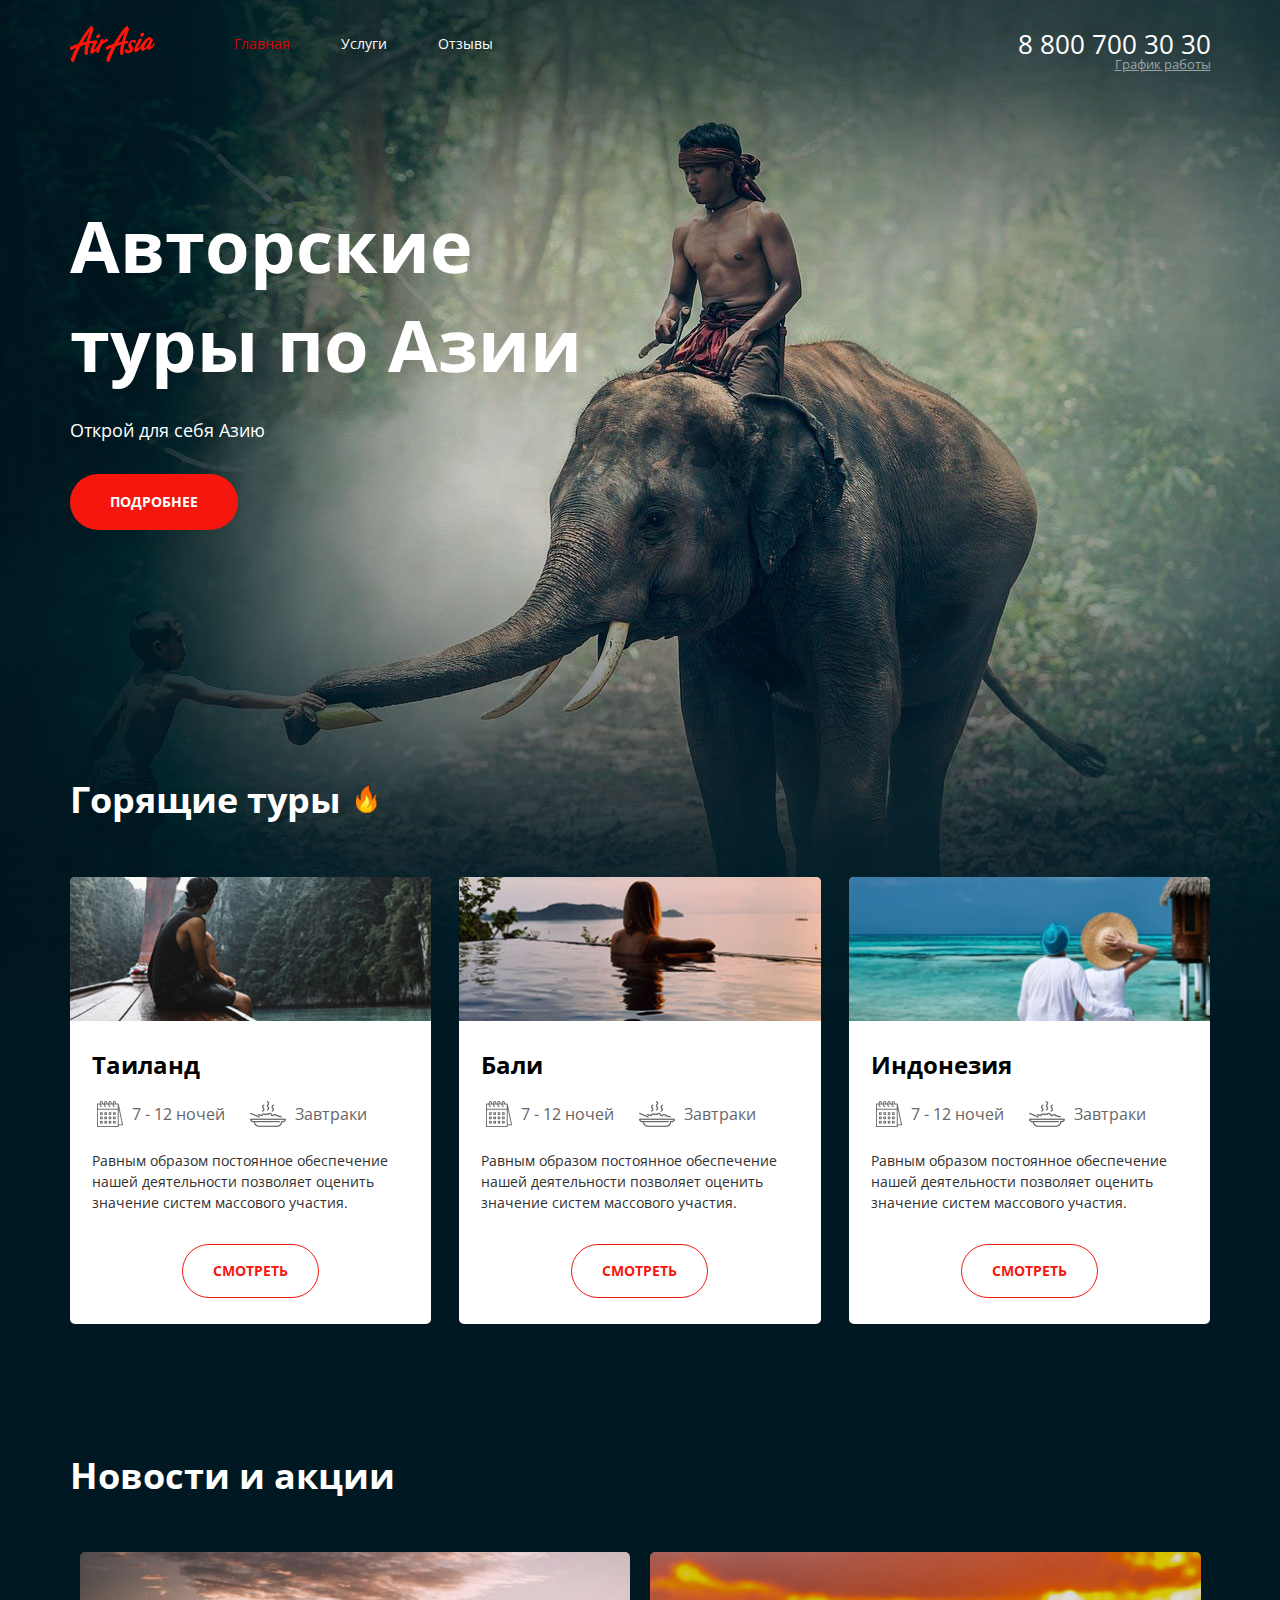
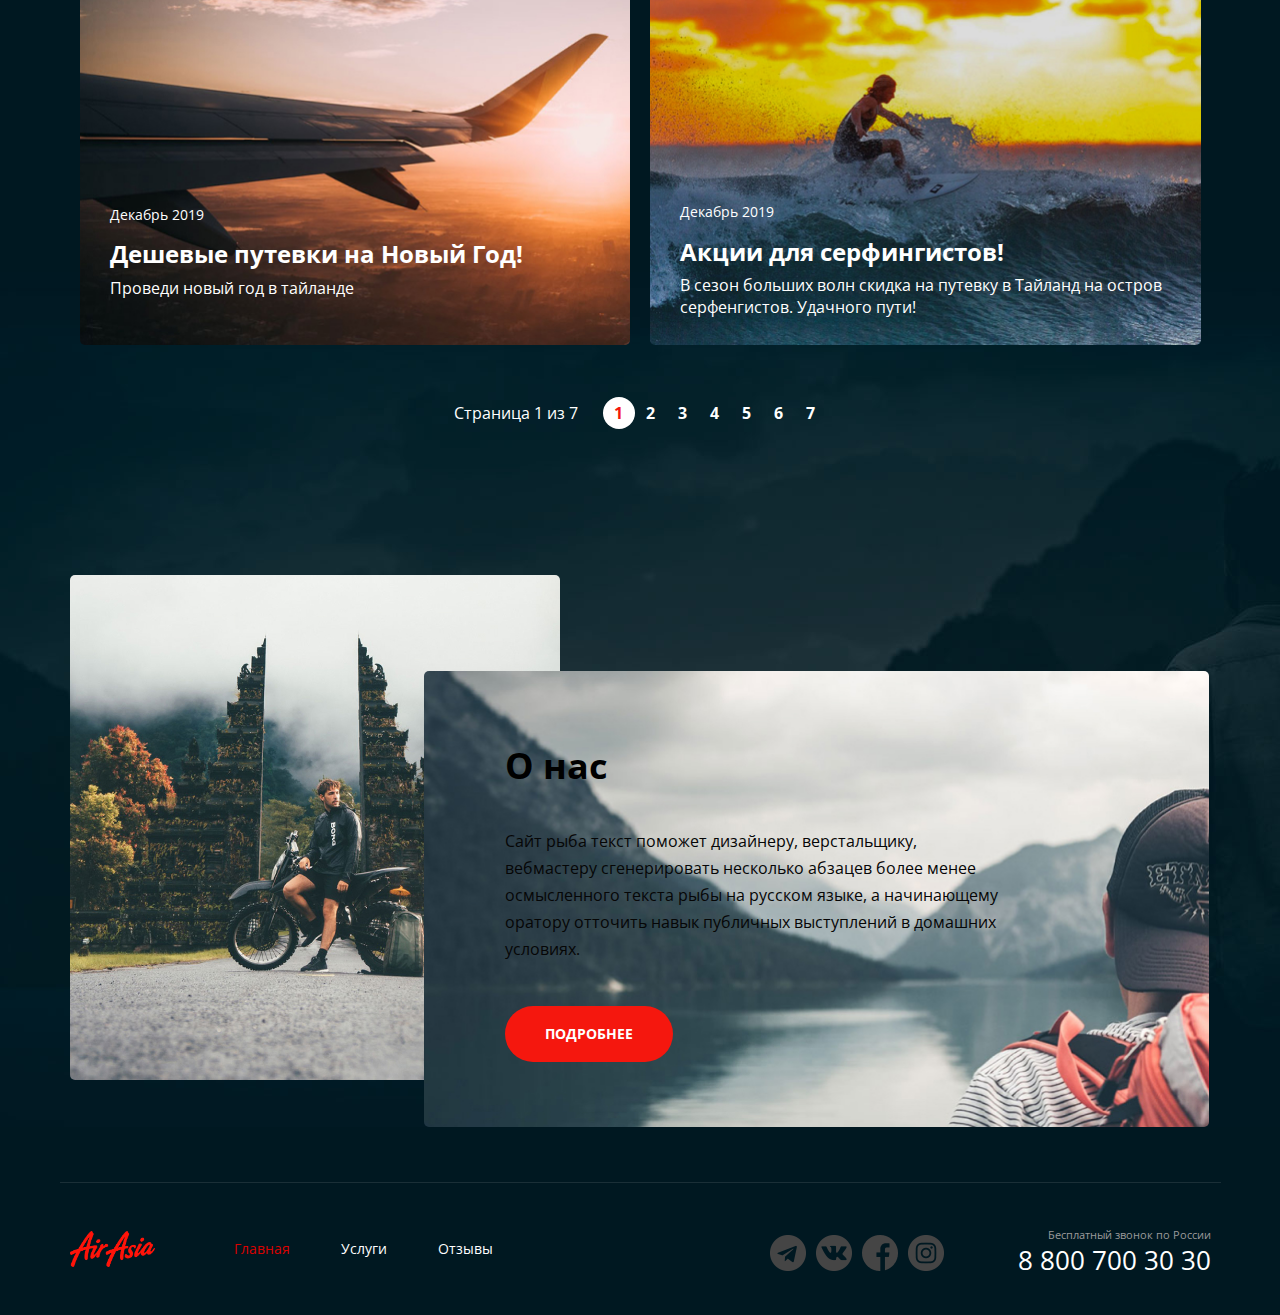
<file: index.html>
<!DOCTYPE html>
<html lang="ru">

  <head>
    <meta charset="UTF-8">
    <meta name="viewport" content="width=device-width, initial-scale=1.0">
    <link href="https://fonts.googleapis.com/css2?family=Open+Sans:wght@400;600;700&display=swap" rel="stylesheet">
    <!-- <link rel="stylesheet" href="./normalize.css" /> -->
    <link rel="stylesheet" href="./main.css" />
    <title>Air Asia | Main Page</title>
  </head>

  <body>
    <div class="wrapper main-page-wrapper">
      <!-- hero -->
      <section class="hero">
      <div class="container hero__container">
        <!-- header -->
        <header class="header">
          <div class="header__col">
            <a href="./welcome.html" class="logo">
              <img src="./img/logo.png" alt="air asia logo" class="logo__img">
            </a>
            <nav class="menu">
              <ul class="menu__list">
                <li class="menu__item menu__item--active">
                  <a href="./index.html" class="menu__link">Главная</a>
                </li>
                <li class="menu__item">
                  <a href="./service.html" class="menu__link">Услуги</a>
                </li>
                <li class="menu__item">
                  <a href="./reviews.html" class="menu__link">Отзывы</a>
                </li>
              </ul>
            </nav>
          </div>
          <div class="header__col header__col--align--right">
            <address class="contacts">
              <a href="tel:+78007003030" class="contacts__phone">8 800 700 30 30</a>
              <div class="dropdown">
                <a href="#" class="contacts__dropdown-title">График работы</a>
                <div class="dropdown__all">
                  <div class="dropdown__triangle--wrappwer">
                    <div class="dropdown__triangle">
                    </div>
                  </div>
                  <ul class="dropdown__menu">
                    <li class="dropdown__item">пн-вс: 09:00 - 20:00</li>
                    <li class="dropdown__item">Обед: 14:00-14:30</li>
                  </ul>
                </div>
              </div>
            </address>
          </div>
          <div class="mobmenu-burger">
            <input class="mobmenu-btn" type="checkbox" id="mobmenu-btn" />
            <label class="mobmenu-icon" for="mobmenu-btn"><span class="navicon"></span></label>
            <ul class="mobmenu">
              <li class="mobmenu__item menu__item--active">
                  <a href="./index.html" class="menu__link">Главная</a>
                </li>
                <li class="mobmenu__item">
                  <a href="./service.html" class="menu__link">Услуги</a>
                </li>
                <li class="mobmenu__item">
                  <a href="./reviews.html" class="menu__link">Отзывы</a>
                </li>
                <li class="mobmenu__item">
                  Контакты:
                  <a href="tel:+78007003030" class="menu__link contacts__phone-mobmenu">8 800 700 30 30</a>
                </li>
                <li class="mobmenu__item">
                  График работы:<br>
                  пн-вс: 09:00 - 20:00<br>
                  Обед: 14:00-14:30
                </li>
            </ul>  
          </div>
          
        </header>
        <!-- hero__content -->
        <div class="hero__content">
          <div class="hero__text-section">
            <h1 class="hero__title">Авторские туры по Азии</h1>
            <h4 class="hero__subtitle">Открой для себя Азию</h4>
            <a href="#" class="btn btn--color--red">Подробнее</a>
          </div>
        </div>
      </div>
      </section>

      <!-- hot-tours -->
      <section class="hot-tours">
      <div class="container">
        <div class="hot-tours__title">
          <h2 class="hot-tours__text">Горящие туры</h2>
          <!-- <div class="hot-tours__icon-wrapper"> -->
          <img src="./img/flame.png" alt="flame.jpg" class="hot-tours__icon">
          <!-- </div> -->
        </div>
        <ul class="hot-tours__list">
          <!-- item -->
          <li class="hot-tours__item">
            <div class="hot-tours__image-wrapper">
              <img src="./img/river-full.jpg" alt="river.jpg" class="hot-tours__image">
            </div>
            <div class="hot-tours__content">
              <div class="hot-tours__content-info">
                <div class="hot-tours__content-title">Таиланд</div>
                <div class="hot-tours__info">
                  <img src="./img/calendar.jpg" alt="calendar.jpg" class="hot-tours__info-image">
                  <div class="hot-tours__dates-meal">7 - 12 ночей</div>
                  <img src="./img/meal.jpg" alt="meal.jpg" class="hot-tours__info-image">
                  <div class="hot-tours__dates-meal">Завтраки</div>
                </div>
              </div>
              <div class="hot-tours__description">
                Равным образом постоянное обеспечение нашей деятельности позволяет оценить значение систем массового
                участия.
              </div>
              <a href="#" class="btn btn--color--white">Смотреть</a>
            </div>
          </li>
          <!-- item -->
          <li class="hot-tours__item">
            <div class="hot-tours__image-wrapper">
              <img src="./img/pool-full.jpg" alt="pool.jpg" class="hot-tours__image">
            </div>
            <div class="hot-tours__content">
              <div class="hot-tours__content-info">
                <div class="hot-tours__content-title">Бали</div>
                <div class="hot-tours__info">
                  <img src="./img/calendar.jpg" alt="calendar.jpg" class="hot-tours__info-image">
                  <div class="hot-tours__dates-meal">7 - 12 ночей</div>
                  <img src="./img/meal.jpg" alt="meal.jpg" class="hot-tours__info-image">
                  <div class="hot-tours__dates-meal">Завтраки</div>
                </div>
              </div>
              <div class="hot-tours__description">
                Равным образом постоянное обеспечение нашей деятельности позволяет оценить значение систем массового
                участия.
              </div>
              <a href="#" class="btn btn--color--white">Смотреть</a>
            </div>
          </li>
          <!-- item -->
          <li class="hot-tours__item">
            <div class="hot-tours__image-wrapper">
              <img src="./img/ocean-full.jpg" alt="ocean.jpg" class="hot-tours__image">
            </div>
            <div class="hot-tours__content">
              <div class="hot-tours__content-info">
                <div class="hot-tours__content-title">Индонезия</div>
                <div class="hot-tours__info">
                  <img src="./img/calendar.jpg" alt="calendar.jpg" class="hot-tours__info-image">
                  <div class="hot-tours__dates-meal">7 - 12 ночей</div>
                  <img src="./img/meal.jpg" alt="meal.jpg" class="hot-tours__info-image">
                  <div class="hot-tours__dates-meal">Завтраки</div>
                </div>
              </div>
              <div class="hot-tours__description">
                Равным образом постоянное обеспечение нашей деятельности позволяет оценить значение систем массового
                участия.
              </div>
              <a href="#" class="btn btn--color--white">Смотреть</a>
            </div>
          </li>
        </ul>
      </div>
      </section>

          <!-- NEWS -->
      <section class="news">
      <div class="container">
        <h2 class="news__title">Новости и акции</h2>
        <ul class="news__list">
          <!-- item -->
          <li class="news__item single-news">
            <img src="./img/plain.jpg" alt="plain.jpg" class="single-news__cover">
            <div class="single-news__text-container">
              <div class="single-news__date">Декабрь 2019</div>
              <div class="single-news__text-title">Дешевые путевки на Новый Год!</div>
              <div class="single-news__text">Проведи новый год в тайланде</div>
            </div>
          </li>
          <!-- item -->
          <li class="news__item single-news">
            <img src="./img/surfer.jpg" alt="surfer.jpg" class="single-news__cover">
            <div class="single-news__text-container">
              <div class="single-news__date">Декабрь 2019</div>
              <div class="single-news__text-title">Акции для серфингистов!</div>
              <div class="single-news__text">В сезон больших волн скидка на путевку в Тайланд на остров серфенгистов.
                Удачного пути!</div>
            </div>
          </li>
        </ul>
        
        <div class="news__paginator-wrapper">
          <div class="news-paginator">
            <div class="news-paginator__display">Страница 1 из 7</div>
            <ul class="news-paginator__list">
              <li class="news-paginator__item news-paginator__item--active"> <a href="#"
                  class="news-paginator__link">1</a></li>
              <li class="news-paginator__item"><a href="#" class="news-paginator__link">2</a></li>
              <li class="news-paginator__item"><a href="#" class="news-paginator__link">3</a></li>
              <li class="news-paginator__item"><a href="#" class="news-paginator__link">4</a></li>
              <li class="news-paginator__item"><a href="#" class="news-paginator__link">5</a></li>
              <li class="news-paginator__item"><a href="#" class="news-paginator__link">6</a></li>
              <li class="news-paginator__item"><a href="#" class="news-paginator__link">7</a></li>
            </ul>
          </div>
        </div>
      </div>
      </section>
    
      <!-- ABOUT -->
      <section class="about">
        <div class="container">
          <!-- у .about__background-layout будут padding сверху и слева и фоновая картинка с мотоциклистом -->
          <div class="about__background-layout">
            <!-- у .about__main-layout будет фоновая картинка озеро и чувак в кепке -->
            <div class="about__main-layout">
              <h2 class="about__title">О нас</h2>
              <div class="about__text">
              <p>
                Сайт рыба текст поможет дизайнеру, верстальщику, вебмастеру сгенерировать несколько абзацев более менее
                осмысленного текста рыбы на русском языке, а начинающему оратору отточить навык публичных выступлений в
                домашних условиях.
              </p>
              </div>
              <a href="#" class="btn btn--color--red">Подробнее</a>
            </div>
          </div>
        </div>
      </section>
  
      
      <!-- footer -->
      <footer class="footer-container">
        <div class="container footer-container__content">
          <div class="footer footer-container__section">
            <div class="footer__col">
              <a href="./welcome.html" class="logo">
                <img src="./img/logo.png" alt="air asia logo" class="logo__img">
              </a>
              <nav class="menu menu__bottom">
                <ul class="menu__list">
                  <li class="menu__item menu__item--active">
                    <a href="./index.html" class="menu__link">Главная</a>
                  </li>
                  <li class="menu__item">
                    <a href="./service.html" class="menu__link">Услуги</a>
                  </li>
                  <li class="menu__item">
                    <a href="./reviews.html" class="menu__link">Отзывы</a>
                  </li>
                </ul>
              </nav>
            </div>
            <div class="footer__col footer__col--align--right">
    
              <!--social media-->
              <ul class="social-media__list">
                <li class="social-media__item social-media__item--icon--telegram">
                  <a href="#" class="social-media__link"></a>
                </li>
                <li class="social-media__item social-media__item--icon--vk">
                  <a href="#" class="social-media__link"></a>
                </li>
                <li class="social-media__item social-media__item--icon--fb">
                  <a href="#" class="social-media__link"></a>
                </li>
                <li class="social-media__item social-media__item--icon--instagram">
                  <a href="#" class="social-media__link"></a>
                </li>
              </ul>
    
              <address class="contacts contacts__bottom">
                <div class="contacts__description">Бесплатный звонок по России</div>
                <a href="tel:+78007003030" class="contacts__phone">8 800 700 30 30</a>
              </address>
    
            </div>
          </div>
        </div>
      </footer>
    </div>  

  </body>

</html>
</file>
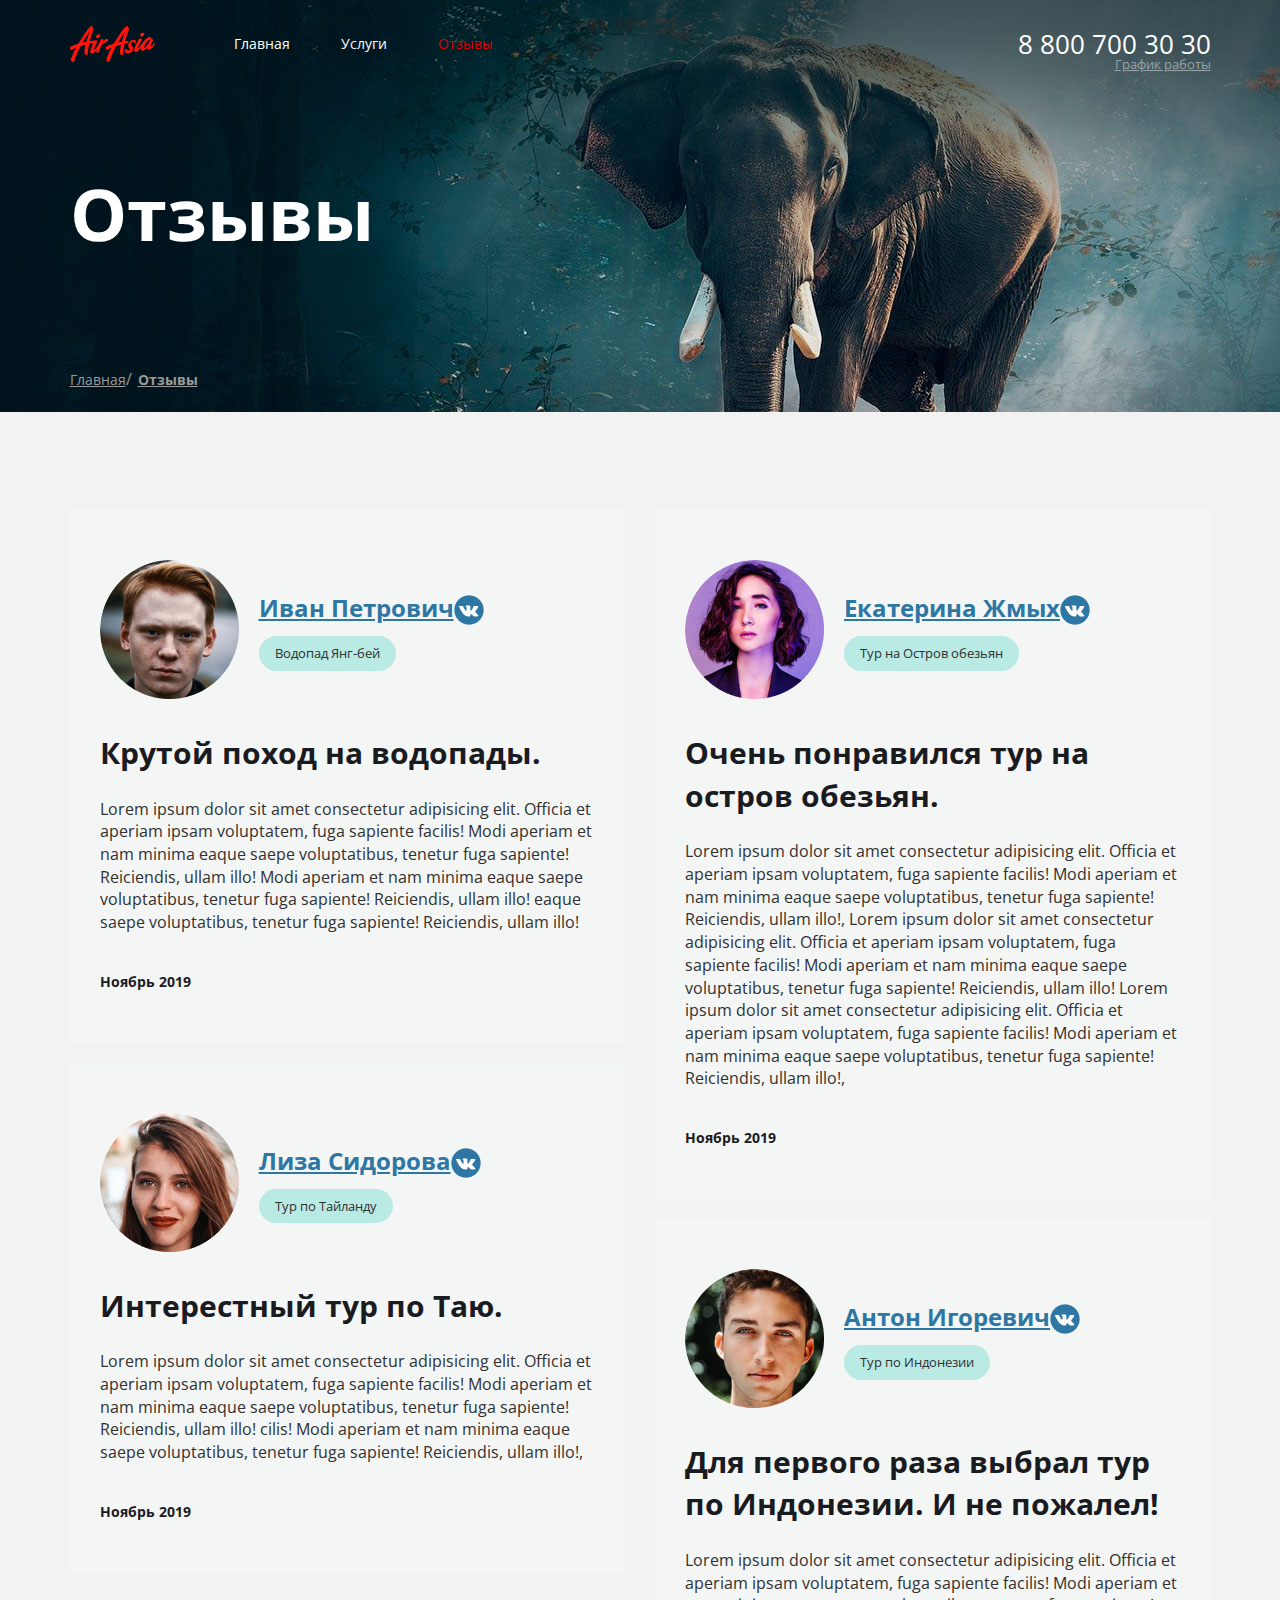
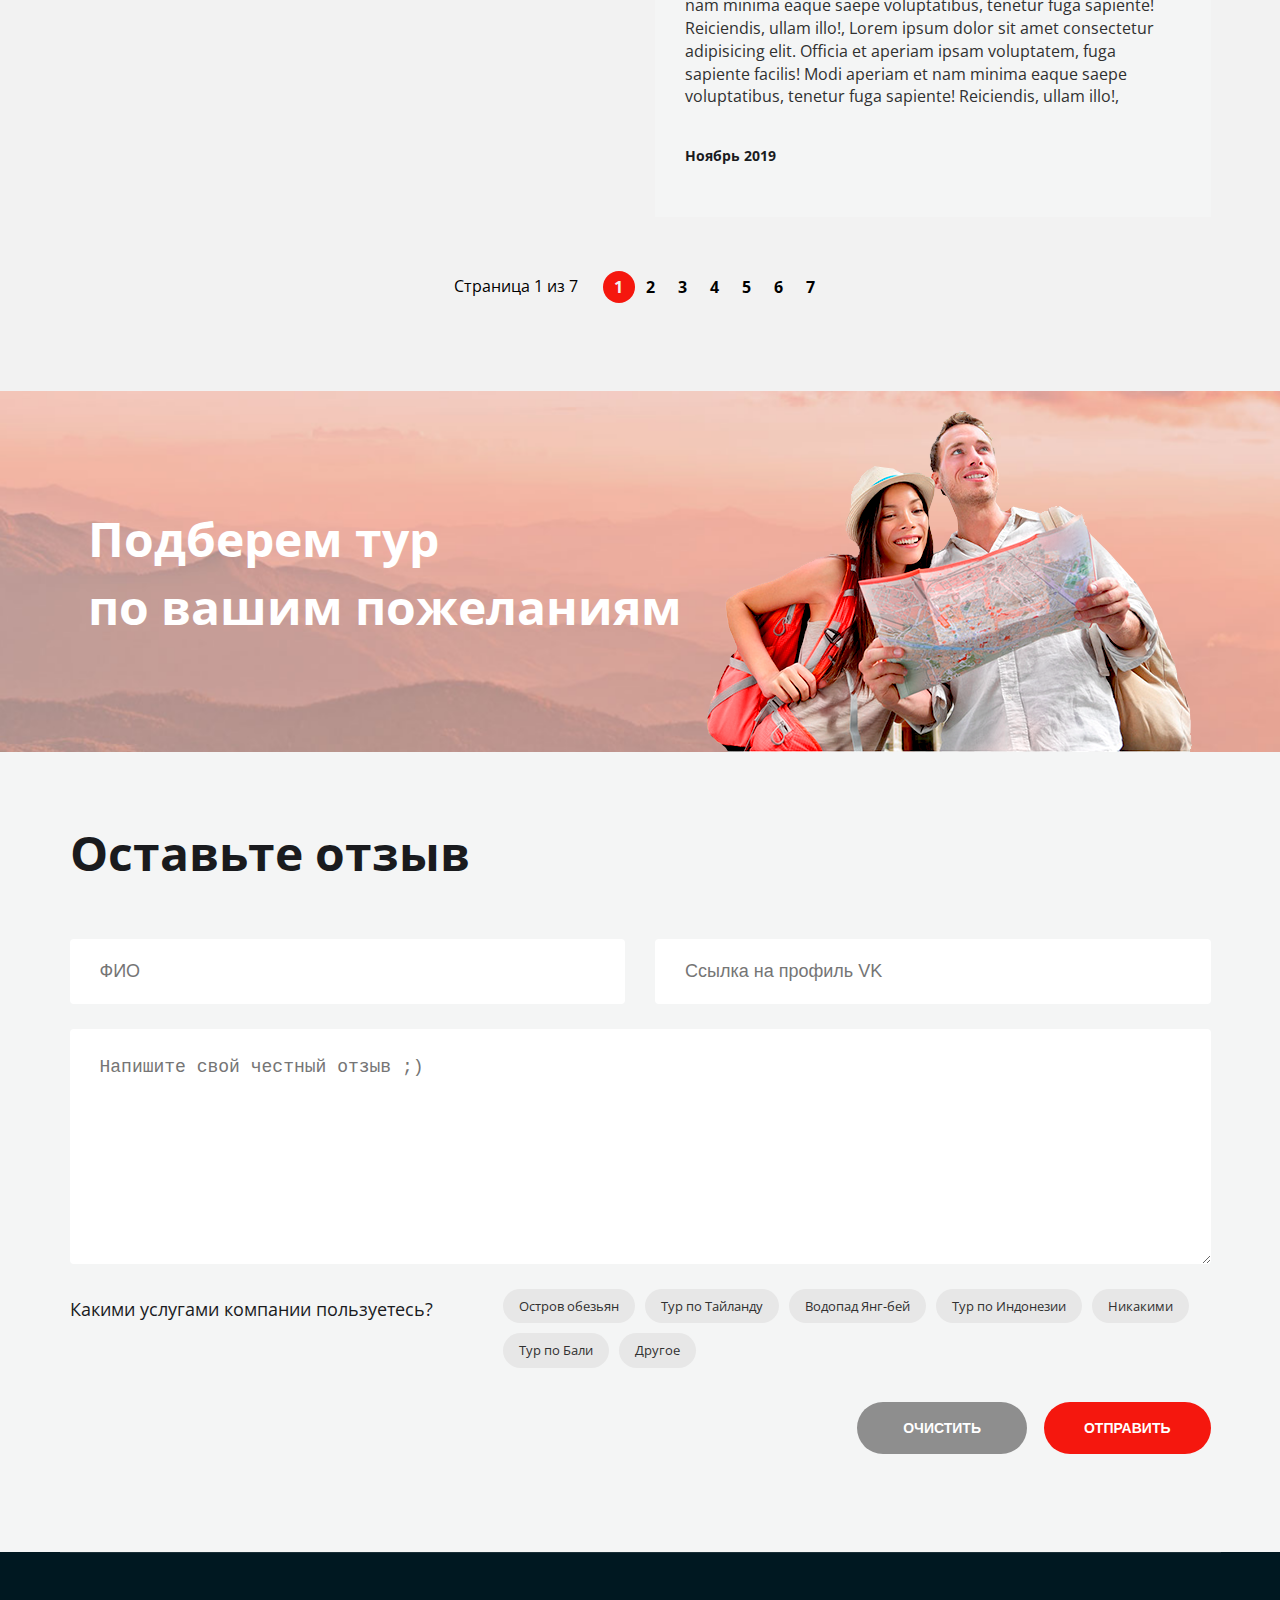
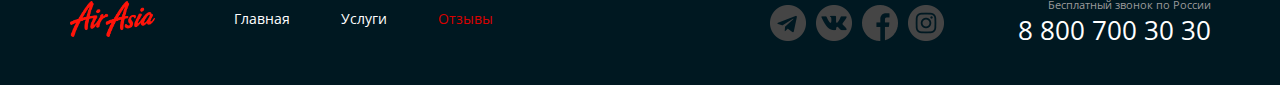
<file: reviews.html>
<!DOCTYPE html>
<html lang="ru">

<head>
  <meta charset="UTF-8">
  <meta name="viewport" content="width=device-width, initial-scale=1.0">
  <link href="https://fonts.googleapis.com/css2?family=Open+Sans:wght@400;600;700&display=swap" rel="stylesheet">
  <!-- <link rel="stylesheet" href="./normalize.css" /> -->
  <link rel="stylesheet" href="./main.css" />
  <title>Air Asia | Reviews</title>
</head>

<body>
  <div class="wrapper">
    <!-- top=line -->
    <section class="top-line">
      <div class="container top-line__container">
        <header class="header">
          <div class="header__col">
            <a href="./welcome.html" class="logo">
              <img src="./img/logo.png" alt="air asia logo" class="logo__img">
            </a>
            <nav class="menu">
              <ul class="menu__list">
                <li class="menu__item">
                  <a href="./index.html" class="menu__link">Главная</a>
                </li>
                <li class="menu__item">
                  <a href="./service.html" class="menu__link">Услуги</a>
                </li>
                <li class="menu__item menu__item--active">
                  <a href="./reviews.html" class="menu__link">Отзывы</a>
                </li>
              </ul>
            </nav>
          </div>
          <div class="header__col header__col--align--right">
            <address class="contacts">
              <a href="tel:+78007003030" class="contacts__phone">8 800 700 30 30</a>
              <div class="dropdown">
                <a href="#" class="contacts__dropdown-title">График работы</a>
                <div class="dropdown__all">
                  <div class="dropdown__triangle--wrappwer">
                    <div class="dropdown__triangle">
                    </div>
                  </div>
                    <ul class="dropdown__menu">
                      <li class="dropdown__item">пн-вс: 09:00 - 20:00</li>
                      <li class="dropdown__item">Обед: 14:00-14:30</li>
                    </ul>
                </div>
              </div>
            </address>
          </div>
          <div class="mobmenu-burger">
            <input class="mobmenu-btn" type="checkbox" id="mobmenu-btn" />
            <label class="mobmenu-icon" for="mobmenu-btn"><span class="navicon"></span></label>
            <ul class="mobmenu">
              <li class="mobmenu__item">
                  <a href="./index.html" class="menu__link">Главная</a>
                </li>
                <li class="mobmenu__item">
                  <a href="./service.html" class="menu__link">Услуги</a>
                </li>
                <li class="mobmenu__item menu__item--active">
                  <a href="./reviews.html" class="menu__link">Отзывы</a>
                </li>
                <li class="mobmenu__item">
                  Контакты:
                  <a href="tel:+78007003030" class="menu__link contacts__phone-mobmenu">8 800 700 30 30</a>
                </li>
                <li class="mobmenu__item">
                  График работы:<br>
                  пн-вс: 09:00 - 20:00<br>
                  Обед: 14:00-14:30
                </li>
            </ul>  
          </div>
        </header>
        <h1 class="page__title">Отзывы</h1>
        <nav class="breadcrumbs">
          <ul class="breadcrumbs__list">
            <li class="breadcrumbs__item">
              <a href="./index.html" class="breadcrumbs__link">Главная </a>
            </li>
            <li class="breadcrumbs__item breadcrumbs__item--active">
              <a href="./reviews.html" class="breadcrumbs__link">Отзывы</a>
            </li>
          </ul>
        </nav>
      </div>
    </section>

    <main class="page-content">
      <div class="container">
        
        <ul class="reviewes">
          <li class="reviewes__item review">
            <div class="review__header">
              <div class="review__photo">
                <div class="avatar">
                  <img src="./img/ivan.png" alt="user" class="avatar__img">
                </div>
              </div>
              <div class="review__userdata">
                <a href="#" class="review__user">Иван Петрович</a>
                 <ul class="review__tags">
                   <li class="review__tag-item tag tag--bg--green">Водопад Янг-бей</li>
                 </ul>
              </div>
            </div>
             <div class="review__content">
               <h3 class="review__title">Крутой поход на водопады.</h3>
               <div class="review__content-text">
                 <p>
                   Lorem ipsum dolor sit amet consectetur adipisicing elit. Officia et aperiam ipsam voluptatem, 
                   fuga sapiente facilis! Modi aperiam et nam minima eaque saepe voluptatibus, tenetur fuga sapiente! 
                   Reiciendis, ullam illo! Modi aperiam et nam minima eaque saepe voluptatibus, tenetur fuga sapiente! 
                   Reiciendis, ullam illo! eaque saepe voluptatibus, tenetur fuga sapiente! 
                   Reiciendis, ullam illo!
                 </p>
               </div>
               <time class="review__date">Ноябрь 2019</time>
             </div>
          </li>
          <li class="reviewes__item review">
            <div class="review__header">
              <div class="review__photo">
                <div class="avatar">
                  <img src="./img/lisa.png" alt="user" class="avatar__img">
                </div>
              </div>
              <div class="review__userdata">
                <a href="#" class="review__user">Лиза Сидорова</a>
                 <ul class="review__tags">
                   <li class="review__tag-item tag tag--bg--green">Тур по Тайланду</li>
                 </ul>
              </div>
            </div>
             <div class="review__content">
               <h3 class="review__title">Интерестный тур по Таю.</h3>
               <div class="review__content-text">
                 <p>
                   Lorem ipsum dolor sit amet consectetur adipisicing elit. Officia et aperiam ipsam voluptatem, 
                   fuga sapiente facilis! Modi aperiam et nam minima eaque saepe voluptatibus, tenetur fuga sapiente! 
                   Reiciendis, ullam illo!
                   cilis! Modi aperiam et nam minima eaque saepe voluptatibus, tenetur fuga sapiente! 
                   Reiciendis, ullam illo!,
                 </p>
               </div>
               <time class="review__date">Ноябрь 2019</time>
             </div>
          </li>
          <li class="reviewes__item review">
            <div class="review__header">
              <div class="review__photo">
                <div class="avatar">
                  <img src="./img/ekaterina.png" alt="user" class="avatar__img">
                </div>
              </div>
              <div class="review__userdata">
                <a href="#" class="review__user">Екатерина Жмых</a>
                 <ul class="review__tags">
                   <li class="review__tag-item tag tag--bg--green">Тур на Остров обезьян</li>
                 </ul>
              </div>
            </div>
             <div class="review__content">
               <h3 class="review__title">Очень понравился тур на остров обезьян.</h3>
               <div class="review__content-text">
                 <p>
                   Lorem ipsum dolor sit amet consectetur adipisicing elit. Officia et aperiam ipsam voluptatem, 
                   fuga sapiente facilis! Modi aperiam et nam minima eaque saepe voluptatibus, tenetur fuga sapiente! 
                   Reiciendis, ullam illo!,
                  Lorem ipsum dolor sit amet consectetur adipisicing elit. Officia et aperiam ipsam voluptatem, 
                  fuga sapiente facilis! Modi aperiam et nam minima eaque saepe voluptatibus, tenetur fuga sapiente! 
                  Reiciendis, ullam illo!
                  Lorem ipsum dolor sit amet consectetur adipisicing elit. Officia et aperiam ipsam voluptatem, 
                  fuga sapiente facilis! Modi aperiam et nam minima eaque saepe voluptatibus, tenetur fuga sapiente! 
                  Reiciendis, ullam illo!,
                </p>
               </div>
               <time class="review__date">Ноябрь 2019</time>
             </div>
          </li>
          <li class="reviewes__item review">
            <div class="review__header">
              <div class="review__photo">
                <div class="avatar">
                  <img src="./img/anton.png" alt="user" class="avatar__img">
                </div>
              </div>
              <div class="review__userdata">
                <a href="#" class="review__user">Антон Игоревич</a>
                 <ul class="review__tags">
                   <li class="review__tag-item tag tag--bg--green">Тур по Индонезии</li>
                 </ul>
              </div>
            </div>
             <div class="review__content">
               <h3 class="review__title">Для первого раза выбрал тур по Индонезии. И не пожалел!</h3>
               <div class="review__content-text">
                 <p>
                   Lorem ipsum dolor sit amet consectetur adipisicing elit. Officia et aperiam ipsam voluptatem, 
                   fuga sapiente facilis! Modi aperiam et nam minima eaque saepe voluptatibus, tenetur fuga sapiente! 
                   Reiciendis, ullam illo!, 
                   Lorem ipsum dolor sit amet consectetur adipisicing elit. Officia et aperiam ipsam voluptatem, 
                   fuga sapiente facilis! Modi aperiam et nam minima eaque saepe voluptatibus, tenetur fuga sapiente! 
                   Reiciendis, ullam illo!,
                 </p>
               </div>
               <time class="review__date">Ноябрь 2019</time>
             </div>
          </li>
        </ul>

        <div class="news__paginator-wrapper">
          <div class="news-paginator news-paginator--theme--dark news-paginator--reviews">
            <div class="news-paginator__display">Страница 1 из 7</div>
            <ul class="news-paginator__list">
              <li class="news-paginator__item news-paginator__item--active"> <a href="#"
                  class="news-paginator__link">1</a></li>
              <li class="news-paginator__item"><a href="#" class="news-paginator__link">2</a></li>
              <li class="news-paginator__item"><a href="#" class="news-paginator__link">3</a></li>
              <li class="news-paginator__item"><a href="#" class="news-paginator__link">4</a></li>
              <li class="news-paginator__item"><a href="#" class="news-paginator__link">5</a></li>
              <li class="news-paginator__item"><a href="#" class="news-paginator__link">6</a></li>
              <li class="news-paginator__item"><a href="#" class="news-paginator__link">7</a></li>
            </ul>
          </div>
        </div>
      </div>
    </main>

    <section class="separator">
      <div class="container">
        <div class="separator__content">
          <h2 class="separator__title">
              Подберем тур
            <p>
              по вашим пожеланиям
            </p>
          </h2>
          <img src="./img/couple.png" alt="couple" class="couple__png">
        </div>
      </div>
    </section>

    <section class="inner-section inner-section--bg--gray">
      <div class="container">
        <h2 class="inner-section__title write-a-review">
           Оставьте отзыв
        </h2>
        <form class="form">
          <div class="form__row">
            <input type="text" placeholder="ФИО" class="form__input form__input-name">
            <input type="text" placeholder="Ссылка на профиль VK" class="form__input">
          </div>
          <div class="form__row">
            <textarea placeholder="Напишите свой честный отзыв ;)" class="form__input form__input-textarea"></textarea>
          </div>
          <div class="form__controls">
            <div class="form--controls-title">
              Какими услугами компании пользуетесь?
            </div>
            <ul class="controls">
              <li class="controls__item">
                <label class="controls__elem">
                  <input type="checkbox" class="controls__checkbox">
                  <div class="tag controls__tag"> Остров обезьян </div>         
                </label>
              </li>
              <li class="controls__item">
                <label class="controls__elem">
                  <input type="checkbox" class="controls__checkbox">
                  <div class="tag controls__tag"> Тур по Тайланду </div>         
                </label>
              </li>
              <li class="controls__item">
                <label class="controls__elem">
                  <input type="checkbox" class="controls__checkbox">
                  <div class="tag controls__tag"> Водопад Янг-бей </div>         
                </label>
              </li>
              <li class="controls__item">
                <label class="controls__elem">
                  <input type="checkbox" class="controls__checkbox">
                  <div class="tag controls__tag"> Тур по Индонезии </div>         
                </label>
              </li>
              <li class="controls__item">
                <label class="controls__elem">
                  <input type="checkbox" class="controls__checkbox">
                  <div class="tag controls__tag"> Никакими </div>         
                </label>
              </li>
              <li class="controls__item">
                <label class="controls__elem">
                  <input type="checkbox" class="controls__checkbox">
                  <div class="tag controls__tag"> Тур по Бали </div>         
                </label>
              </li>
              <li class="controls__item">
                <label class="controls__elem">
                  <input type="checkbox" class="controls__checkbox">
                  <div class="tag controls__tag"> Другое </div>         
                </label>
              </li>
            </ul>
          </div>
          <div class="form__btns">
            <button type="reset" class="btn form__btn btn--color--black">Очистить</button>
            <button type="submit" class="btn form__btn btn--color--red">Отправить</button>
          </div>
        </form>
      </div>
    </section>

    <footer class="footer-container">
      <div class="container footer-container__content">
        <div class="footer footer-container__section">
          <div class="footer__col">
            <a href="./welcome.html" class="logo">
              <img src="./img/logo.png" alt="air asia logo" class="logo__img">
            </a>
            <nav class="menu menu__bottom">
              <ul class="menu__list">
                <li class="menu__item">
                  <a href="./index.html" class="menu__link">Главная</a>
                </li>
                <li class="menu__item">
                  <a href="./service.html" class="menu__link">Услуги</a>
                </li>
                <li class="menu__item menu__item--active">
                  <a href="./reviews.html" class="menu__link">Отзывы</a>
                </li>
              </ul>
            </nav>
          </div>
          <div class="footer__col footer__col--align--right">
  
            <!--social media-->
            <ul class="social-media__list">
              <li class="social-media__item social-media__item--icon--telegram">
                <a href="#" class="social-media__link"></a>
              </li>
              <li class="social-media__item social-media__item--icon--vk">
                <a href="#" class="social-media__link"></a>
              </li>
              <li class="social-media__item social-media__item--icon--fb">
                <a href="#" class="social-media__link"></a>
              </li>
              <li class="social-media__item social-media__item--icon--instagram">
                <a href="#" class="social-media__link"></a>
              </li>
            </ul>
  
            <address class="contacts contacts__bottom">
              <div class="contacts__description">Бесплатный звонок по России</div>
              <a href="tel:+78007003030" class="contacts__phone">8 800 700 30 30</a>
            </address>
  
          </div>
        </div>
      </div>
    </footer>
  </div>
</body>

</html>
</file>
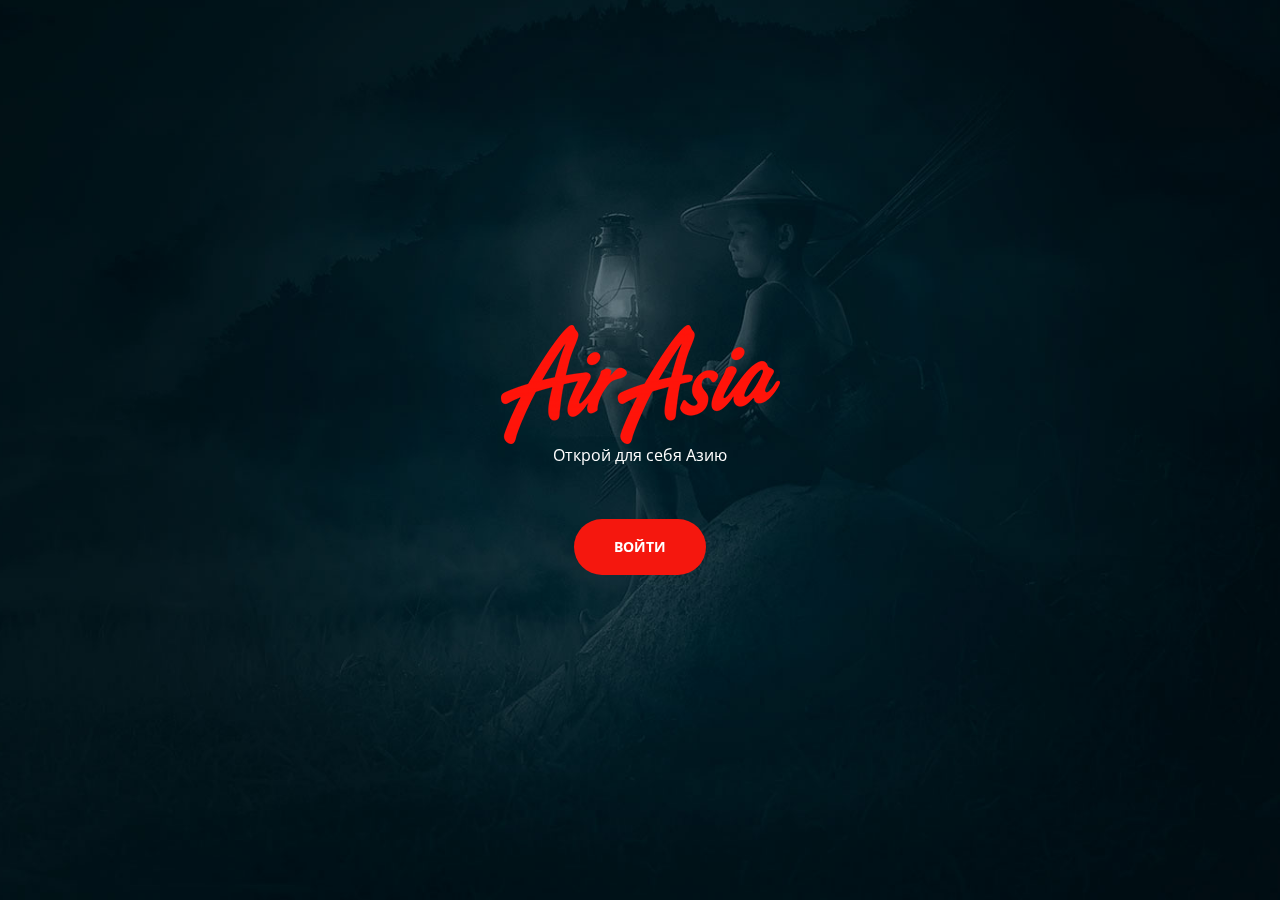
<file: welcome.html>
<!DOCTYPE html>
<html lang="ru">

<head>
  <meta charset="UTF-8">
  <meta name="viewport" content="width=device-width, initial-scale=1.0">
  <link href="https://fonts.googleapis.com/css2?family=Open+Sans:wght@400;600;700&display=swap" rel="stylesheet">
  <!-- <link rel="stylesheet" href="./normalize.css" /> -->
  <link rel="stylesheet" href="./main.css" />
  <title>Air Asia | Welcome Page</title>
</head>

<body>
  <div class="welcome">
    <div class="welcome__container">
      <div class="central">
        <img src="./img/logo.png" alt="logo" class="central__logo">
        <h4 class="central__title">Открой для себя Азию</h4>
        <a href="./index.html" class="btn btn--color--red">Войти</a>
      </div>
    </div>
  </div>
</body>

</html>
</file>
<file: main.css>
/* Другой вариант подключения шрифтов */
/* @import url('https://fonts.googleapis.com/css2?family=Open+Sans:wght@400;600;700&display=swap'); */

html {
    height: 100%;
}
    
body {
    font-family: "Open Sans", Helvetica, sans-serif;
    color: #FFFFFF;
    font-size: 16px;
    line-height: 1.42;
    background: #001821;
    -webkit-font-smoothing: antialiased;
    -moz-font-smoothing: grayscale;
    padding: 0;
    margin: 0;  
    height: 100%;  
}

a {
    color: inherit;
    display: block;
}

ul {
    margin: 0;
    padding: 0;
}

ul li {
    list-style: none;
}

h1, h2, h3, h4, h5, h6 {
    margin: 0;
    font-weight: normal;
}

p {
    margin-top: 0%;
}

img {
    display: block;
    max-width: 100%;
}

* {
    box-sizing: border-box;
}

/* .main-page-wrapper { */
    /* background: url("./img/elephant.png") center top no-repeat, url("./img/men.png") center bottom 182px no-repeat; */
/* } */

button {
    background: transparent;
    border: none;
    cursor: pointer;
}

.wrapper {
    display: flex;
    flex-direction: column;
    min-height: 100%;
    overflow: hidden;
    /* min-width: 672px; */
}

.container {
    margin: 0px auto;
    max-width: 1141px;
    padding: 0px 10px;
    box-sizing: content-box;
}

.hero__container {
    display: flex;
    flex-direction: column;
    justify-content: space-between;
    min-height: 530px;
}

@media (max-width: 1024px) {
    .hero__container {
        min-height: 430px;
    }
} 

@media (max-width: 520px) {
    .hero__container {
        min-height: 330px;
    }
} 

.header {
    padding-top: 26px; 
    margin-bottom: 30px;
    display: flex;
    /* display: block; */
    justify-content: space-between;
    align-items: flex-start;
    max-height: 65px;
    z-index: 10;
}

.header__col {
    display: flex;
    /* display: block; */
    clear: none;
    float: left;
    align-items: center;
}

/* .header__col--align--right {
    justify-content: flex-end;
} */

.logo {
    top: 29px;
    left: 0;
    min-width: 85px;
    height: 36px;
    /* margin-right: 79px; */
}

.logo__img {
    width: 85px;
    height: 36px;
}

.menu {
    margin: 0 0 0 79px;
    max-width: 351px;
}

@media (max-width: 719px) {
    .menu {
        margin: 0 0 0 50px;
    }
}

@media (max-width: 547px) {
    .menu {
        margin: 0 0 0 30px;
    }
}

@media (max-width: 483px) {
    .menu {
        margin: 0 0 0 15px;
    }
}

@media (max-width: 424px) {
    .menu {
        margin: 0 0 0 36px;
    }
}

@media (max-width: 345px) {
    .menu {
        margin: 0 0 0 18px;
    }
}

.menu__list {
    display: flex;
    justify-content: space-between;
    flex-wrap: wrap;
}

@media (max-width: 424px) {
    .menu__list {
        flex-direction: column;
    }
}

.menu__item {
    /* display: inline-block; */
    /* vertical-align: middle; */
    margin-right: 51px;
}

@media (max-width: 654px) {
    .menu__item {
        margin-right: 30px;
    }
}

@media (max-width: 547px) {
    .menu__item {
        margin-right: 15px;
    }
}

@media (max-width: 483px) {
    .menu__item {
        margin-right: 10px;
    }
}

.menu__item--active {
    color:#DA0100;
}

/* .menu__item:last-child {
    margin-right: 0;
} */

.menu__link {
    font-size: 14px;
    text-decoration: none;  
}

/* @media (max-width: 479px) {
    .menu__link {
        font-size: 16px;
    }
} */

.menu__link:hover {
    color:#DA0100;
    transition: 0.8s;
}

.contacts {
    display: flex;
    flex-direction: column;
    font-style:normal;
    text-align: right;
    min-width: 192px;
}

@media (max-width: 591px) {
    .contacts {
        min-width: 148px;
    }
}

@media (max-width: 483px) {
    .contacts {
        min-width: 120px;
    }
}

.contacts__phone {
    text-decoration: none;
    font-size: 26px;
    margin-bottom: -8px;
}

@media (max-width: 719px) {
    .contacts__phone {
        font-size: 22px;
    }
}    

@media (max-width: 591px) {
    .contacts__phone {
        font-size: 20px;
    }
}

@media (max-width: 483px) {
    .contacts__phone {
        font-size: 16px;
    }
}

.contacts__dropdown-title {
    font-size: 13px;
    text-decoration: underline;
    color: #98A4A8;
}

.contacts__description {
    color: #9A9A9A;
    font-size: 11px;
}

.dropdown {
    position: relative;
    display: inline-block;
}

.dropdown:hover .contacts__dropdown-title {
    color: #FFFFFF;
}

.dropdown:hover .dropdown__all {
    right: 0;
    opacity: 0.8;
}

.dropdown__all {
    position: absolute;
    display: flex;
    flex-direction: column;
    width: 158px;
    height: 76px;
    /* margin-left: 32px; */
    top: 100%;
    right: -99999px;
    opacity: 0;
    transition: opacity 0.8s;
}

.dropdown__triangle {
    border: 8px solid transparent;
    width: 0;
    height: 0;
    border-bottom-color: #CDD1D2;
    border-top-width: 0;
    border-left-width: 11px;
    border-right-width: 11px;
    margin-left: 127px;
}

.dropdown__menu {
    background: #CDD1D2;
    display: flex;
    flex-direction: column;
    border-radius: 5px;
    padding: 12px 17px;
    font-size: 13px;
    font-weight: bold;
    line-height: 21px;
    align-items:flex-start;
    color: #1E1F20;
}
/* ------------------------------------------------------------------------------------------------- */
/*  -- BURGER MENU 2 -- */
  
  .mobmenu-burger {
    display: block;
    z-index: 3;
    clear: none;
    }

  .mobmenu-burger ul {
    margin: 0;
    padding: 0;
    list-style: none;
    overflow: hidden;
    background: #001821;
    opacity: 0.9;
  }

  .mobmenu-burger li {
    display: block;
    padding: 8px 8px;
    /* border-bottom: 0.5px solid #fff;; */
    text-decoration: none;
    font-size: 14px;
  }

  .mobmenu-burger li:nth-child(3) {
    border-bottom: 0.2px solid #CDD1D2;
  }

  .mobmenu-burger .mobmenu {
    clear: both;
    max-height: 0;
    transition: max-height .5s ease-out;
  }
  
  /* menu icon */
  
  .mobmenu-burger .mobmenu-icon {
    cursor: pointer;
    display: inline-block;
    object-position: right;
    float: right;
    padding: 18px 10px 20px 10px;
    position: relative;
    user-select: none;
  }
  
  .mobmenu-burger .mobmenu-icon .navicon {
    background: #fff;
    display: block;
    height: 2px;
    position: relative;
    transition: background .2s ease-out;
    width: 22px;
    border-radius: 3px;
  }
  
  .mobmenu-burger .mobmenu-icon .navicon:before,
  .mobmenu-burger .mobmenu-icon .navicon:after {
    background: #fff;
    content: '';
    display: block;
    height: 100%;
    position: absolute;
    transition: all .2s ease-out;
    width: 100%;
    border-radius: 3px;
  }
  
  .mobmenu-burger .mobmenu-icon .navicon:before {
    top: 6px;
  }
  
  .mobmenu-burger .mobmenu-icon .navicon:after {
    top: -6px;
  }

/* mobmenu btn */

  .mobmenu-burger .mobmenu-btn {
    display: none;
  }

  .mobmenu-burger .mobmenu-btn:checked ~ .mobmenu {
    max-height: 253px;
  }
  
  .mobmenu-burger .mobmenu-btn:checked ~ .mobmenu-icon .navicon {
    background: transparent;
  }
  
  .mobmenu-burger .mobmenu-btn:checked ~ .mobmenu-icon .navicon:before {
    transform: rotate(-45deg);
  }
  
  .mobmenu-burger .mobmenu-btn:checked ~ .mobmenu-icon .navicon:after {
    transform: rotate(45deg);
  }
  
  .mobmenu-burger .mobmenu-btn:checked ~ .mobmenu-icon:not(.steps) .navicon:before,
  .mobmenu-burger .mobmenu-btn:checked ~ .mobmenu-icon:not(.steps) .navicon:after {
    top: 0;
  }

  @media (min-width: 426px) {
    .mobmenu-burger {
        display: none;
    }
  }

  @media (max-width: 425px) {
    .header {
        display: block;
        /* max-height: 65px; */
    }
    
    .header__col {
        display: block;
        /* clear: none; */
        float: left;
        /* align-items: center; */
    }
  }

.hero {
    background: url("./img/elephant.png") center top no-repeat; 
    /* center top no-repeat; */
    padding-bottom: 469px;
}

@media (max-width: 1024px) {
    .hero {
        background: url("./img/elephant.png") center top / cover no-repeat; 
    }
}

.hero__text-section {
    width: 51%;
    /* margin-bottom: 251px; */
}

.hero__title {
    font-size: 72px;
    font-weight: bold;
    line-height: 137%;
    margin-bottom: 24px;
}

@media (max-width: 1024px) {
    .hero__title {
        font-size: 50px;
        max-width: 400px;
    }
}

@media (max-width: 728px) {
    .hero__title {
        line-height: 118%;
    }
}

@media (max-width: 519px) {
    .hero__title {
        font-size: 40px;
    }
}
    
.hero__subtitle {
    font-size: 18px;
    font-style: normal;
    margin-bottom: 31px;
}


@media (max-width: 425px) {
    .hero__title {
        font-size: 36px;
    }
    .hero__subtitle {
        font-size: 14px;
        margin-bottom: 20px;
    }
    .menu__list {
        display: none;
    }
    .header__col--align--right {
        display: none;
    }
    /* .mobmenu-trigger {
        display: block;
    } */
}

@media (max-width: 345px) {
    .hero__container {
        min-height: 300px;
    }
    .hero__title {
        font-size: 30px;
        margin-bottom: 10px;
    }
    .hero__subtitle {
        font-size: 14px;
        margin-bottom: 16px;
    }
}

.btn {
    display: inline-block;
    background: #F5170E;
    border-radius: 35px;
    padding: 18px 40px;
    color: #FFFFFF;
    font-weight: bold;
    font-size: 14px;
    text-transform: uppercase;
    text-decoration: none;
    margin-top: auto;
    position: relative;
}

/* .btn--color--red:after {
    display: block;
    position: absolute;
    content: "Подробнее";
    background:#DA0100;
    box-shadow: 0px 2px 4px 0px #DA01004D;
    top: 50%;
    left: 50%;
    transform: translate(-50%, -50%);
    padding: 18px 40px;
    border-radius: 35px;
    transition: 1.5s;
    opacity: 0;
} */

.btn--color--red:hover {
    background:#DA0100;
    box-shadow: 0px 2px 4px 0px #DA01004D;
    transition: 0.8s;
 }

.btn--color--white {
    background:#FFFFFF;
    border: 1px solid #F5170E;
    padding: 16px 30px;
    color: #F5170E;
}

.btn--color--white:hover {
    background: #F5170E;
    box-shadow: 0px 2px 4px 0px #DA01004D;
    color: #FFFFFF;
    transition: 0.8s;
}

.btn--color--black {
    background: #8E8E8E;
    padding: 18px 46px;
}

.btn--color--black:hover {
    background: #2B2B2B;
    transition: 0.8s;
}
/* --------------------------------------------------------------------------------------------------- */

/* -- HOT TOURS -- */

.hot-tours {
    margin-bottom:126px;
    margin-top: -217px;
}

@media (max-width: 1024px) {
    .hot-tours {
        margin-top: -320px;
        margin-bottom: 60px;
    }
}

.hot-tours__title {
    height: 36px;
    display: flex;
    justify-content: start;
    align-items: baseline;
    margin-bottom: 59px;
}

.hot-tours__text {
    font-size: 36px;
    font-weight: bold;
    line-height: 100%;
    margin-right: 15px;
}

/* .hot-tours__icon {
    height: 28px;
} */

.hot-tours__list {
    display: flex;
    flex-wrap: wrap;
    justify-content: space-between;
}

.hot-tours__item {
    min-height: 447px;
    background: #FFFFFF;
    border-radius: 5px;
    width: calc(100% / 3 - 19px);
    overflow: hidden;
    display: flex;
    flex-direction: column;
}

/* .hot-tours__item:last-child {
    margin-right: 0;
} */

.hot-tours__image-wrapper {
    position: relative;
    min-height: 144px;
    margin-bottom: 1px;
}

.hot-tours__image {
    position: absolute;
    display: block;
    width: 100%;
    height: 100%;
    object-fit: cover;
}

.hot-tours__content {
    padding: 26px 22px;
    display: flex;
    flex: 1;
    flex-direction: column;
    justify-content: space-between;
    align-items: flex-start;
    min-height: 296px;
}

.btn--color--white:nth-child(3) {
    align-self: center;
}

.hot-tours__content-title {
    font-size: 24px;
    font-weight: bold;
    color: #000000;
    margin-bottom: 19px; 
}

.hot-tours__info {
    margin-bottom: 23px;
}

.hot-tours__info-image {
    display:inline-block;
    vertical-align: middle;
    margin-left: 5px;
    margin-right: 5px;
}

.hot-tours__dates-meal { 
    display: inline-block;
    vertical-align: middle;
    font-size: 16px;
    color: #666666;
    margin-right: 16px;
}



.hot-tours__description {
    font-size: 14px;
    line-height: 21px;
    color: #303030;
    margin-bottom: 19px; 
}

@media (max-width: 1086px) and (min-width: 532px) {
    .hot-tours__title {
        justify-content: center;
    }
    .hot-tours__list {
        flex-direction: column;
        /* justify-content: space-evenly; */
    }
    .hot-tours__image-wrapper {
        min-height: 144px;
        margin-bottom: 0px;
    }
    .hot-tours__image {
        height: 100%;
        object-fit: cover;
    }
    .hot-tours__item {
        flex-direction: row;
        width: auto;
        min-height: 144px;
        margin:0px 10px 24px 10px;
    }
    .hot-tours__content-info {
        display: flex;
        flex-direction: column;
    }
    .hot-tours__content-title {
        margin-bottom: 10px;
    }

    .hot-tours__info {
        display: flex;
        flex-wrap: wrap;
        min-width: 160px;
        margin-bottom: 8px;
    }
    .hot-tours__info-image {
        margin-bottom: 6px;
    }
    .hot-tours__description {
        min-width: 177px;
    }
    .hot-tours__content {
        padding: 10px 10px;
        justify-content: space-between;
        align-items: flex-start;
        min-height: 144px;
    }
    .btn--color--white {
        margin-top: 0;
    }
    
    .hot-tours__image {
        position: initial;
    }
}

@media (max-width: 767px) and (min-width: 532px) {
    .hot-tours__item:nth-child(3) .hot-tours__image {
        object-position: right;
    }
    .hot-tours__content {
        min-width: 300px;
    }

    /* .hot-tours__item {
        flex-wrap: wrap;
        flex-direction: row;
        width: auto;
        min-height: 300px;
        margin:0px 19px 24px 19px;
} */
}

@media (max-width: 531px) {
    .hot-tours__title {
        justify-content: center;
        margin-bottom: 28px;
    }
    .hot-tours__list {
        flex-direction: column;
        align-items: center;
    }
    .hot-tours__item {
        width: auto;
        max-width: 361px;
        margin: 0px 0px 24px 0px;
        min-height: 408px;
    }
    .hot-tours__info {
        margin: 0 0 15px;
    }
    .hot-tours__content {
        justify-content: flex-start;
        padding: 22px 22px;
        min-height: 200px;
    }
    .hot-tours__content-title {
        margin: 0 0 15px;
    }
    .hot-tours__description {
        margin: 0 0 15px;
    }
    .btn--color--white {
        margin-top: 0;
    }
}

@media (max-width: 424px) {
    .hot-tours__text {
        font-size: 32px;
    }
}

@media (max-width: 345px) {
    .hot-tours__text {
        font-size: 28px;
    }
}

@media (max-width: 358px) {
    .hot-tours__item {
        min-width: 300px;
        margin: 0px 0px 24px 0px;
    }
    .hot-tours__title {
        justify-content: center;
        margin-bottom: 26Fpx;
    }
    .hot-tours__dates-meal { 
        font-size: 14px;
        margin-right: 8px;
    }
    .hot-tours__image-wrapper {
        min-height: 120px;
    }
    .btn--color--white {
        margin-top: 0;
    }
}

/* ------------------------------------------------------------- */

/* -- NEWS -- */

.news {
    margin-bottom: 146px;
    z-index: 1;
}

.news__title {
    font-size: 36px;
    font-weight: bold;
    left: 3px;
    margin-bottom: 51px;
}

.news__list {
    display: flex;
    flex-wrap: wrap;
    justify-content: space-between;
    margin-bottom: 52px;
}

.news__item {
    min-height: 393px;
    vertical-align: top;
    /* width: 557px; */
    margin: 0 10px 0 10px;
    flex: 1;
}

.single-news {
    position: relative;
    border-radius: 5px;
    overflow: hidden;
}
/* .news__item:last-child {
    margin-right: 0;
} */

.single-news__cover {
    position: absolute;
    display: block;
    width: 100%;
    height: 100%;
    object-fit: cover;
}

.single-news__text-container {
    position: absolute;
    left: 0;
    right: 0;
    bottom: 0;
    padding: 26px 30px;
    min-height: 166px;
}

.single-news__date {
    font-size: 14px;
    margin-bottom: 12.5px;
}

.single-news__text-title {
    font-size: 24px;
    font-weight: bold;
    margin-bottom: 5px;
}

.single-news__text {
    font-size: 16px;
}

.news-paginator {
    display: flex;
    justify-content: center;
    align-items: center;
    flex-wrap: wrap-reverse;
}

/* .news-paginator__display, .news-paginator__list {
    display: inline-block;
    vertical-align: middle;
} */

.news-paginator__display {
    margin-right: 25px;
}

.news-paginator--theme--dark {
    color:#000000;
}


/* .news-paginator__item {
    display: inline-block;
    vertical-align: middle;
} */
.news-paginator__list {
    display: flex;
    align-items: center;
} 

.news-paginator__item {
    text-align: center;
}

.news-paginator__link {
    display: block;
    width: 32px;
    height: 32px;
    border-radius: 50%;
    position:relative;
    text-decoration: none;
    font-weight: bold;
    line-height: 32px;
}

.news-paginator__item--active .news-paginator__link {
    background: #FFFFFF;
    color:#F5170E;
}

.news-paginator__link:hover {
    background: #FFFFFF;
    color:#F5170E;
    transition: 0.5s;
}

.news-paginator--theme--dark .news-paginator__item--active .news-paginator__link {
    color:#F2F2F2;
    background: #F5170E;
}

.news-paginator--theme--dark .news-paginator__link:hover {
    color:#F2F2F2;
    background: #F5170E;
    transition: 0.5s;
}

@media (max-width: 1086px) {
    .news__title {
        text-align: center;
        margin: 0 0 30px;
    }
    .news__list {
        justify-content: center;
    }
    .news__item {
        margin: 0 8px 30px 8px;
    }
    .single-news {
        min-width: 359px;
        max-width: 559px;
    }
    /* .single-news__cover:nth-child(1) {
        object-position: right;
    } */

    /* .single-news__cover {
        object-fit:none;
    } */
}

/* @media (max-width: 768px) {
    .news__list {
        flex-direction: column;
        align-items: center;
        justify-content: flex-start;
    }
} */
/* @media (max-width: 640px) {
    .single-news {
        min-width: 400px;
    }
} */


@media (max-width: 425px) {
    .news__title {
        margin-bottom: 20px;
    }
    .news__list {
        margin-bottom: 20px;
    }
    .news__item {
        min-height: 300px;
        min-width: 300px;
    }
    .single-news__cover {
        opacity: 0.6;
    }
}

@media (max-width: 424px) {
    .news__title {
        font-size: 32px;
    }
}

@media (max-width: 345px) {
    .news__title {
        font-size: 28px;
    }
}
@media (max-width: 393px) {
    .news__list {
        margin-bottom: 10px;
       }
    .news__item {
        min-height: 260px;
        margin: 0 0 20px 0; 
    }
    .news-paginator__display {
        margin-right: 8px;
    }
    
}
/* ------------------------------------------------------------------------------------------------- */

/* -- ABOUT -- */

.about {
    background: url("./img/men.png") center top no-repeat;
    margin-top: -303px;
    margin-bottom: 55px;
    padding-top: 303px;
}

.about__background-layout:before {
    content: "";
    display: block;
    /* vertical-align: top; */
    width: 490px;
    height: 505px;
    border-radius: 5px;
    background: url("./img/gates.jpg") center center / cover no-repeat;
}

.about__background-layout {
    display: flex;
}

.about__main-layout {
    background: url("./img/mountains.jpg") center right / cover no-repeat;
    padding: 69px 200px 65px 81px;
    /* display: inline-block;
    vertical-align: top; */
    max-width: 785px;
    border-radius: 5px;
    margin-left: -136px;
    margin-top: 96px;
}

.about__title {
    font-size: 36px;
    font-weight: bold;
    margin-bottom: 37px;
    color: #000;
}
.about__text {
    color: #060606;
    margin-bottom: 43px;
    line-height: 27px;
}

.about__text p {
    margin-bottom: 20px;
}

.about__text p:last-child {
    margin-bottom: 0;
}
@media (max-width: 1086px) {
    .about {
        margin-top: -350px;
        padding-top: 303px;
    }
    .about__background-layout::before {
        display: none;
    }
    .about__background-layout {
        justify-content: center;
    }
    .about__main-layout {
        max-width: 885px;
        margin: 0 8px 0 8px;
    }
}
@media (max-width: 726px) {
    .about__main-layout {
        padding: 69px 120px 65px 70px;
    }
}
@media (max-width: 686px) {
    .about__title {
        margin: 0 0 20px 0;
    }
    .about__main-layout {
        padding: 69px 120px 65px 50px;
    }
}
@media (max-width: 615px) {
    .about__main-layout {
        background: url("./img/mountains.jpg") center center / cover no-repeat;
    }
    .about__title {
        margin: 0 0 10px 0;
    }
    .about__main-layout {
        padding: 40px 120px 40px 40px;
    }
}
@media (max-width: 425px) {
    .about__main-layout {
        padding: 40px 30px 40px 30px;
    }
    @media (max-width: 424px) {
        .about__title {
            font-size: 32px;
        }
    }
    @media (max-width: 345px) {
        .about__title {
            font-size: 28px;
        }
        .about__main-layout {
            padding: 30px 30px 30px 30px;
        }
        .about__text {
            margin-bottom: 25px;
            line-height: 27px;
            font-size: 14px;
        }
    
    }
}
/* ------------------------------------------------------------------------------------------------- */

/* -- FOOOTER -- */

.footer-container {
    margin-top: auto;
}

.footer {
    display: flex;
    align-items: center;
    justify-content: space-between;
}

.footer__col {
    display: flex;
    align-items: center;
}

.footer__col--align--right {
    align-items: flex-end;
}

.footer-container__section {
    height: 132px;
}

.footer-container__content {
    border-top: 1px solid;
    border-color: rgba(255,255,255,0.1);
}

.social-media__list {
    margin-right: 74px;
    /* position:absolute;
    top: 32px;
    right: 264px; */
}
.social-media__item {
    display: inline-block;
    vertical-align: middle;
    margin-right: 6px;
    position: relative;
}

.social-media__item:last-child {
    margin-right: 0;
}

.social-media__link {
    display: block;
    text-decoration: none;
    width: 36px;
    height: 36px;
}

.social-media__link:hover:before {
    opacity: 1;
}

.social-media__link:hover:after {
    opacity: 0;
}

.social-media__link::after {
    content: "";
    display: block;
    position: absolute;
    top: 50%;
    left: 50%;
    transform: translate(-50%, -50%);
    width: 36px;
    height: 36px;
    transition: .5s;
}

.social-media__link::before {
    content: "";
    display: block;
    position: absolute;
    top: 50%;
    left: 50%;
    transform: translate(-50%, -50%);
    width: 36px;
    height: 36px;
    opacity: 0;
    transition: .5s;
}

.social-media__item--icon--telegram .social-media__link:after {
    background: url("./img/sprite.png") -10px -10px;
}

.social-media__item--icon--vk .social-media__link:after {
    background: url("./img/sprite.png") -122px -10px;
}

.social-media__item--icon--fb .social-media__link:after {
    background: url("./img/sprite.png") -234px -10px;
}

.social-media__item--icon--instagram .social-media__link:after {
    background: url("./img/sprite.png") -346px -10px;
}

.social-media__item--icon--telegram .social-media__link:before{
    background: url("./img/sprite.png") -66px -10px;
}

.social-media__item--icon--vk .social-media__link:before {
    background: url("./img/sprite.png") -178px -10px;
}

.social-media__item--icon--fb .social-media__link:before {
    background: url("./img/sprite.png") -290px -10px;
}

.social-media__item--icon--instagram .social-media__link:before {
    background: url("./img/sprite.png") -402px -10px;
}

@media (max-width: 932px) {
    .menu__bottom {
        display: none;
    }
    .social-media__list {
        margin: 0 50px 0 0;
    }
}

@media (max-width: 520px) {
    .social-media__list {
        margin: 0 20px 0 0;
    }
}

@media (max-width: 483px) {
    .social-media__list {
        margin: 0 10px 0 0;
    }
    .contacts__bottom {
        max-width: 100px;
    }
}
@media (max-width: 415px) {
    .footer__col--align--right {
        display: flex;
        flex-direction: column;
    }
    .social-media__list {
        margin: 0 0 10px 0;
    }
    .contacts__bottom {
        min-width: 200px;
    }
}
/* ------------------------------------------------------------------------------------------------ */


/* -- SERVICE -- */

   .top-line {
    display:flex;
    /* flex-direction: column; */
    min-height: 412px;
    background: url("./img/headline1.png") center center / cover no-repeat;
    padding-bottom: 21px;
}

.page__title {
    font-size: 72px;
    font-weight: bold;
    line-height: 1;
    margin-bottom: 38px;
}

.top-line__container {
    flex: 1;
    display: flex;
    flex-direction: column;
    justify-content: space-between;

}

.breadcrumbs__list {
    display: flex;
    align-items: center;
}

.breadcrumbs__link {
    color: #9A9A9A;
    font-size: 14px;
    line-height: 16px;
}

.breadcrumbs__item {
    display: flex;
    align-items: center;
    margin-right: 6px;
}

.breadcrumbs__item--active .breadcrumbs__link {
    font-weight: bold;
}

.breadcrumbs__item:after {
    content: "/";
    color: #9a9a9a;
}

.breadcrumbs__item:last-child:after {
    display: none;
}

.page-content {
    background: #F2F2F2;
    color: #303030;
    padding: 98px 0px 91px 0px;
}

.attractions {
    margin-bottom: 75px;
}

.attraction {
    display: flex;
    text-decoration: none;
}

.attraction__btn:hover {
    background: #F5170E;
    color: #FFFFFF;
    transition: 0.8s;
}

.attractions__item {
    margin-bottom: 60px;
}

.attraction__img {
    width: 460px;
    margin-right: 57px;
}

.attraction__content {
    flex: 1;
    padding: 20px 0;
}

.attraction__title {
    font-size: 36px;
    line-height: 32px;
    font-weight: bold;
    color: #000000;
    margin-bottom: 38px;
}

.attraction__desc {
    line-height: 27px;
    margin-bottom: 34px;
}

.attraction__btn {
    padding: 17px 39px;
}

.inner-section {
    background: #F4F5F5;
    color: #1A1B1E;
    padding: 77px 0;
}

.inner-section--bf--gray {
    background: #F4F5F5;
}

.inner-section__title {
    font-size: 48px;
    font-weight: bold;
    margin-bottom: 52px;
}

.partners {
    display: flex;
    flex-wrap: wrap ;
}

.partners__item {
    margin-right: -20px;
}

.partners__item:nth-child(4n) .partners__link{
    justify-content: end;
}

.partners__link {
    text-decoration: none;
    display: flex;
    width: 300px;
    height: 128px;
    align-items: center;
    justify-content: start;
    filter: grayscale(100%);
}

.partners__link-black {
    opacity: 0.8;
}

.partners__link:hover {
    filter: grayscale(0);
    transition: 0.8s;
}

.partners__link-black:hover {
    opacity: 1;
    transition: 0.8;
}

.inner-footer__container {
    padding: 50px 0;
}

.inner-footer {
    margin-top: auto;
}


@media (max-width: 1170px) {
    .page-content {
        padding: 70px 0 50px 0;
    }
    .inner-section__title {
        margin: 0 0 10px 20px;
        font-size: 40px;
    }
    .inner-section {
        padding: 40px 0;
    }
    .partners__link {
        width: 98%;
        /* height: 90%; */
        /* scale: 0.8; */
    }
    .partners__item {
        margin-right: 20px;
    }
    .partners {
        justify-content: space-evenly;
    }
}


@media (max-width: 1118px) {
    .attraction__img {
        margin-right: 30px;
    }
    .attraction__title {
        margin-bottom: 20px;
    }
    .attraction__desc {
        margin-bottom: 20px;
    }
}


@media (max-width: 1024px) {
    .top-line {
        min-height: 300px;
    }
    .page__title {
        font-size: 50px;
    }
}

@media (max-width: 1023px) {
    .partners__link {
        width: 200px;
        height: 100px;
    }
    .partners__item {
        margin-right: 4px;
    }
}
    
@media (max-width: 1000px) {
    .attraction__content {
        padding: 0;
        /* min-height: 333px; */
        /* max-height: 333px; */
    }
    .attraction__img {
        flex: 1;
    }
    .attraction__img-elem {
        height: 100%;
        object-fit: cover;
    }
    .attraction__desc {
        font-size: 14px;
    }
    .partners__link {
        height: 90px;
    }
}

@media (max-width: 768px) {
    .page-content {
        padding: 50px 0 30px 0;
    }
    .inner-section__title {
        margin: 0 0 10px 25px;
        font-size: 40px;
    }
    .inner-section {
        padding: 30px 0;
    }
    .partners__link {
        width: 90%;
        height: 80px;
    }
}


@media (max-width: 764px) {
    .attractions {
        display: flex;
        flex-direction: column;
    }
    .attraction {
        flex-direction: column;
        /* max-height: 600px; */
        align-items: center;
    }
    .attraction__title {
        text-align: center;
    }
    .attraction__img {
        margin: 0 5px 10px 5px;
        width: auto;
        min-width: 300px;
    }
    .attraction__content {
        display: flex;
        flex-direction: column;
    }
    .attraction__desc {
        margin: 0 0 10px 0;
    }
    .news-paginator--theme--dark {
        margin-top: -100px;
    }
}

@media (max-width: 582px) {
    .partners__item {
        width: 48%;
    }
    .partners__link {
        width: 80%;
        height: 80px;
        justify-content: flex-start;
    }
    .partners {
        justify-content: flex-start;
    }
    .partners__item:nth-child(4n) .partners__link {
        justify-content: flex-start;
    }
}

@media (max-width: 519px) {
    .page__title {
        font-size: 40px;
    }
    .attraction__title {
        font-size: 36px;
    }
}
@media (max-width: 425px) {
    .top-line {
        min-height: 260px;
    }
    .page__title {
        font-size: 36px;
    }
    .attraction__title {
        font-size: 30px;
    }
    .inner-section__title {
        font-size: 30px;
    }
}

@media (max-width: 419px) {
    .page-content {
        padding: 40px 0 20px 0;
    }
    .inner-section__title {
        margin: 0 0 10px 32px;
    }
    .inner-section {
        padding: 30px 0;
    }
    
}

@media (max-width: 375px) {
    .partners__link {
        height: 70px;
    }
}

@media (max-width: 345px) {
    .page__title {
        font-size: 30px;
        margin-bottom: 10px;
    }
    .attraction__title {
        font-size: 26px;
    }
    .attraction__desc {
        margin: 0;
    }
    .inner-section__title {
        font-size: 26px;
    }
    .news-paginator--theme--dark {
        margin-top: -66px;
    }
    .partners__link {
        width: 85%;
        height: 70px;
    }
}

 /* ----------------------------------------------------------------------------------------------- */

/* -- REWIEWS -- */

.reviewes {
    column-count: 2;
    column-gap: 30px;
    margin-bottom: 34px;
}

.review__photo {
    margin-right: 17px;
}

.reviewes__item {
    margin-bottom: 20px;
}

.review {
    display: inline-flex;
    flex-direction: column;
    padding: 50px 30px;
    background: #F4F5F5;
}

.review__header {
    display: flex;
    align-items:center;
    margin-bottom: 30px;
}

.review__user {
    display: flex;
    align-items:center;
    font-size: 24px;
    font-weight: bold;
    color: #2E77A4;
    margin-bottom: 11px;
}

.review__user:after {
    content: url(./img/vk-blue-1.png);
    height: 26px;
}

.avatar {
    width: 142px;
    height: 142px;
    overflow: hidden;
    border-radius: 50%;
}

.review__tags {
    display: flex;
    align-items: flex-start;
}

.tag {
    font-size: 13px;
    color: #303030;
    padding: 8px 16px;
    border-radius: 35px;
    background: #E7E7E7;
}

.tag--bg--green {
    background: #B9EAE4;
}

.review__title {
    font-size: 30px;
    font-weight: bold;
    color: #1A1B1E;
    margin-bottom: 23px;
}

.review__content-text {
    margin-bottom: 36px;
}

.review__date {
    font-size: 14px;
    color: #1A1B1E;
    font-weight: bold;
}

.separator {
    background: url("./img/Rectangle.png") center center / cover no-repeat;
    min-height: 361px;
    display: flex;
    align-items: flex-end;
    margin-top: -3px;
}

.separator__content {
    display: flex;
    align-items: center;
}

.separator__title {
    display: inline-block;
    font-size: 48px;
    color: #FFFFFF;
    font-weight: bold;
    margin-top: 32px;
    margin-right: 24px;
}

.write-a-review {
    margin-top: -10px;
}

.form__row {
    display: flex;
    margin-bottom: 25px;  
}

.form__input {
    flex: 1;
    margin-right: 30px;
    border-radius: 4px;
    border: none;
    background: #FFFFFF;
    padding: 22px 30px;
    font-size: 18px;
    color: #666666;
}

.form__input-name {
    color: #1A1B1E;
}

.form__input:last-child {
    margin-right: 0px;
}

.form__input-textarea {
    height: 235px;
    padding: 28px 30px;
}

.form__controls {
    display: flex;
    margin-bottom: 24px;
}

.form--controls-title {
    font-size: 18px;
    line-height: 21px;
    width: 38%;
    padding-top: 10px;
}

.controls {
    display: flex;
    flex: 1;
    flex-wrap: wrap;
}

.controls__item {
    margin-bottom: 10px;
    margin-right: 10px;
}

.controls__elem {
    cursor: pointer;
}

.controls__checkbox:checked ~ .controls__tag {
    background: #B9EAE4;
}

.controls__checkbox {
    display: none;
}


.form__btns {
    display: flex;
    justify-content: flex-end;
    margin-bottom: 21px;
}

.form__btn {
    margin-right: 17px;
}

.form__btn:last-child {
    margin-right: 0;
}

@media (max-width: 882px) {
    .separator__title {
        font-size: 40px;
        margin: 32px -20px 0 0;
        min-width: 293px;
    }
}
@media (max-width: 764px) {
    .news-paginator--reviews {
        margin: 18px 0 26px 0;
    }
}
@media (max-width: 760px) {
    .reviewes {
        column-count: 1;
        margin: 0 0 18px;
    }
    .review {
        padding: 16px 16px;
    }
    .review__content-text {
        margin-bottom: 16px;
    }
}
@media (max-width: 732px) {
    .separator__title {
        font-size: 30px;
        margin: 16px 0 0 0;
        min-width: 300px;
        text-align: center;
    }
    .separator__content {
        flex-direction: column;
    }
    .form__controls {
        flex-direction: column;
    }
    .form--controls-title {
        width: 100%;
        margin-bottom: 16px;
    }
    .form__btns {
        justify-content: center;
    }
}
@media (max-width: 565px) {
    .form__row {
        flex-direction: column;
    }
    .form__input-name {
        margin: 0 0 25px 0;
    }
}

@media (max-width: 370px) {
    .review__header {
        flex-direction: column;
    }
    .review__title {
        text-align: center;
        font-size: 24px;
    }
    .review__photo {
        scale: 0.8;
    }
    .separator {
        min-height: 280px;
    }
    .separator__title {
        font-size: 24px;
    }
    .form__btns {
        flex-direction: column;
        max-width: 170px;
    }
    .form__btn {
        margin: 0 0 17px 0;
    }
    .tag {
        padding: 8px 14px;
    }
}
/* ------------------------------------------------------------------------------------------------ */

/* -- WELCOME -- */

.welcome {
    display: flex;
    position: fixed;
    top: 0;
    left: 0;
    width: 100%;
    height: 100%;
    align-items: center;
    justify-content: center;
    background: url(/img/bg.png) center bottom / cover no-repeat;
}

.central {
    display: flex;
    flex-direction: column;
    align-items: center;
    /* animation: scale 0.9s 1s both ease-out; */
    animation-name: scale;
    animation-duration: 0.9s;
    animation-delay: 1s;
    animation-fill-mode: both;
    animation-timing-function: ease-out;
}

.central__title {
    margin-bottom: 52px;
}

@keyframes scale {
    from {
        transform: scale(0);
    }
    25% {
        transform: scale(1.2);
    }
    50% {
        transform: scale(0.9);
    }
    75% {
        transform: scale(1.1);
    }
    to {
        transform: scale(1);
    }
}

@media (max-width: 768px) {
    .central {
        scale: 0.9;
    }
}

@media (max-width: 425px) {
    .central {
        scale: 0.8;
    }
}

@media (max-width: 320px) {
    .central {
        scale: 0.7;
    }
}
</file>
